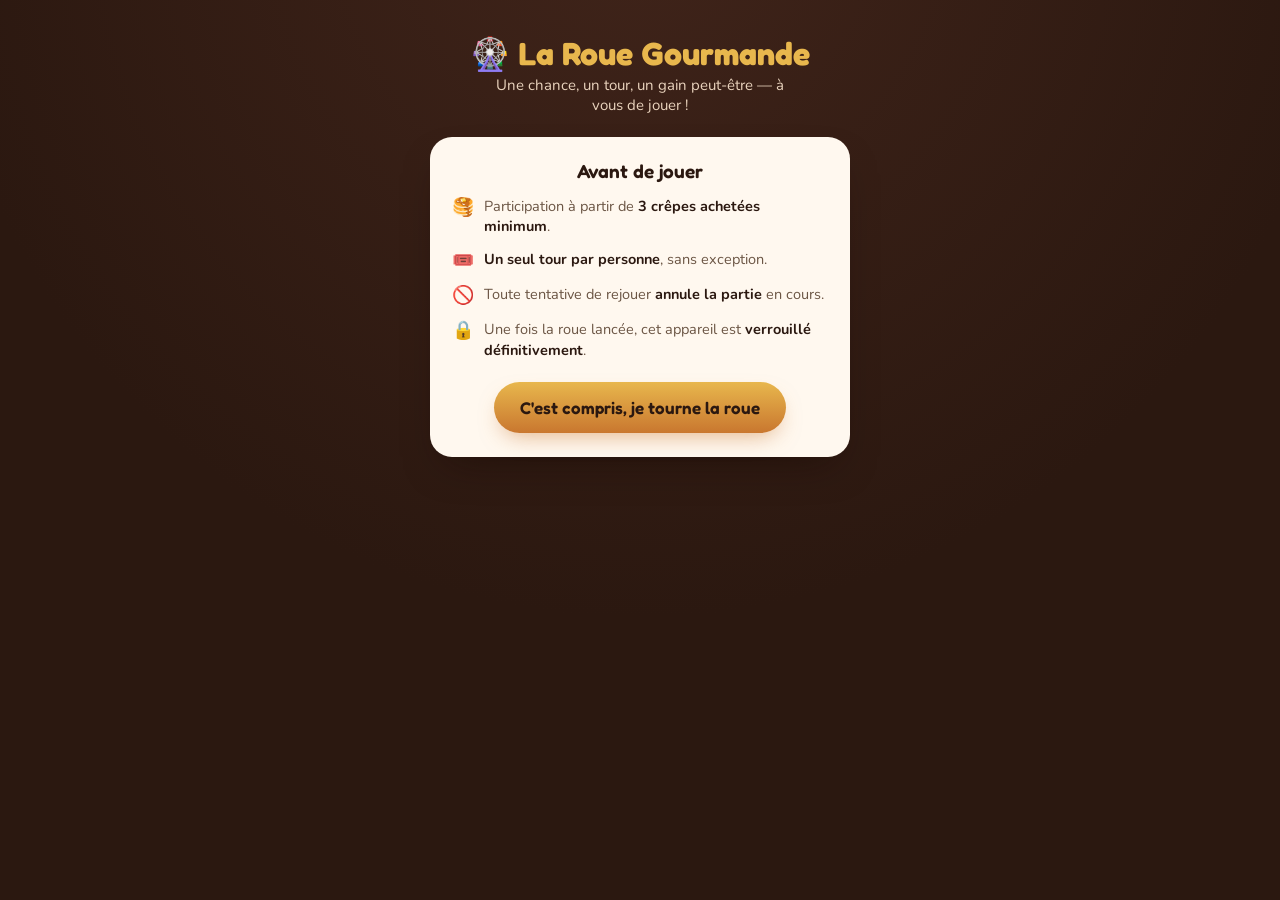
<file: index.html>
<!DOCTYPE html>
<html lang="fr">
<head>
<meta charset="UTF-8">
<meta name="viewport" content="width=device-width, initial-scale=1, viewport-fit=cover">
<title>La Roue Gourmande</title>
<link rel="preconnect" href="https://fonts.googleapis.com">
<link href="https://fonts.googleapis.com/css2?family=Fredoka:wght@500;600;700&family=Nunito:wght@400;600;700&display=swap" rel="stylesheet">
<link rel="stylesheet" href="roue-gourmande.css">
</head>
<body>
<div class="app">
  <div class="brand">🎡 La Roue Gourmande</div>
  <p class="tagline">Une chance, un tour, un gain peut‑être &mdash; à vous de jouer !</p>

  
  <!-- LOCKED -->
  <div id="screen-locked" class="screen hidden">
    <div class="card">
      <h2>🔒 Partie déjà jouée</h2>
      <p class="result-body" id="lockedText">Vous avez déjà utilisé votre tour sur cet appareil.</p>
      <div class="result-flag">Un seul tour est autorisé par personne. Merci de votre visite !</div>
    </div>
  </div>

  <!-- RULES -->
  <div id="screen-rules" class="screen">
    <div class="card">
      <h2>Avant de jouer</h2>
      <ul class="rules">
        <li><span class="mark">🥞</span><span>Participation à partir de <b>3 crêpes achetées minimum</b>.</span></li>
        <li><span class="mark">🎟️</span><span><b>Un seul tour par personne</b>, sans exception.</span></li>
        <li><span class="mark">🚫</span><span>Toute tentative de rejouer <b>annule la partie</b> en cours.</span></li>
        <li><span class="mark">🔒</span><span>Une fois la roue lancée, cet appareil est <b>verrouillé définitivement</b>.</span></li>
      </ul>
      <button class="btn" id="startBtn">C'est compris, je tourne la roue</button>
    </div>
  </div>

  <!-- WHEEL -->
  <div id="screen-wheel" class="screen hidden">
    <div class="wheel-wrap">
      <div class="pointer">▼</div>
      <div class="wheel" id="wheel">
        <div class="hub">🥞</div>
        <div id="wheelLabels"></div>
      </div>
    </div>
    <button class="btn" id="spinBtn">Lancer la roue</button>
    <p class="spin-note">Une seule pression &mdash; le résultat est définitif.</p>
  </div>

  <!-- RESULT -->
  <div id="screen-result" class="screen hidden">
    <div class="card">
      <div class="result-emoji" id="resEmoji">🎉</div>
      <h2 class="result-title" id="resTitle"></h2>
      <p class="result-body" id="resBody"></p>
      <div class="result-flag" id="resFlag"></div>
    </div>
    <p class="lock-note">Cette page est maintenant verrouillée sur cet appareil.</p>
  </div>

  <!-- ADMIN, hidden until Ctrl+Shift+A
  <div id="screen-admin" class="screen hidden">
    <div class="card admin-card">
      <h2>Administration</h2>
      <div id="adminLogin">
        <label class="player-label" for="adminId">Identifiant administrateur</label>
        <input class="player-input" id="adminId" type="password" autocomplete="off" placeholder="Identifiant admin">
        <button class="btn" id="adminLoginBtn" type="button">Ouvrir l'administration</button>
        <p class="reset-message" id="adminMessage" aria-live="polite"></p>
      </div>
      <div id="adminContent" class="hidden">
        <p class="admin-summary" id="adminSummary"></p>
        <div class="admin-users" id="adminUsers"></div>
        <button class="btn btn-secondary" id="adminLogoutBtn" type="button">Fermer</button>
      </div>
    </div> -->
</div>

<script src="script.js"></script>
</body>
</html>
</file>
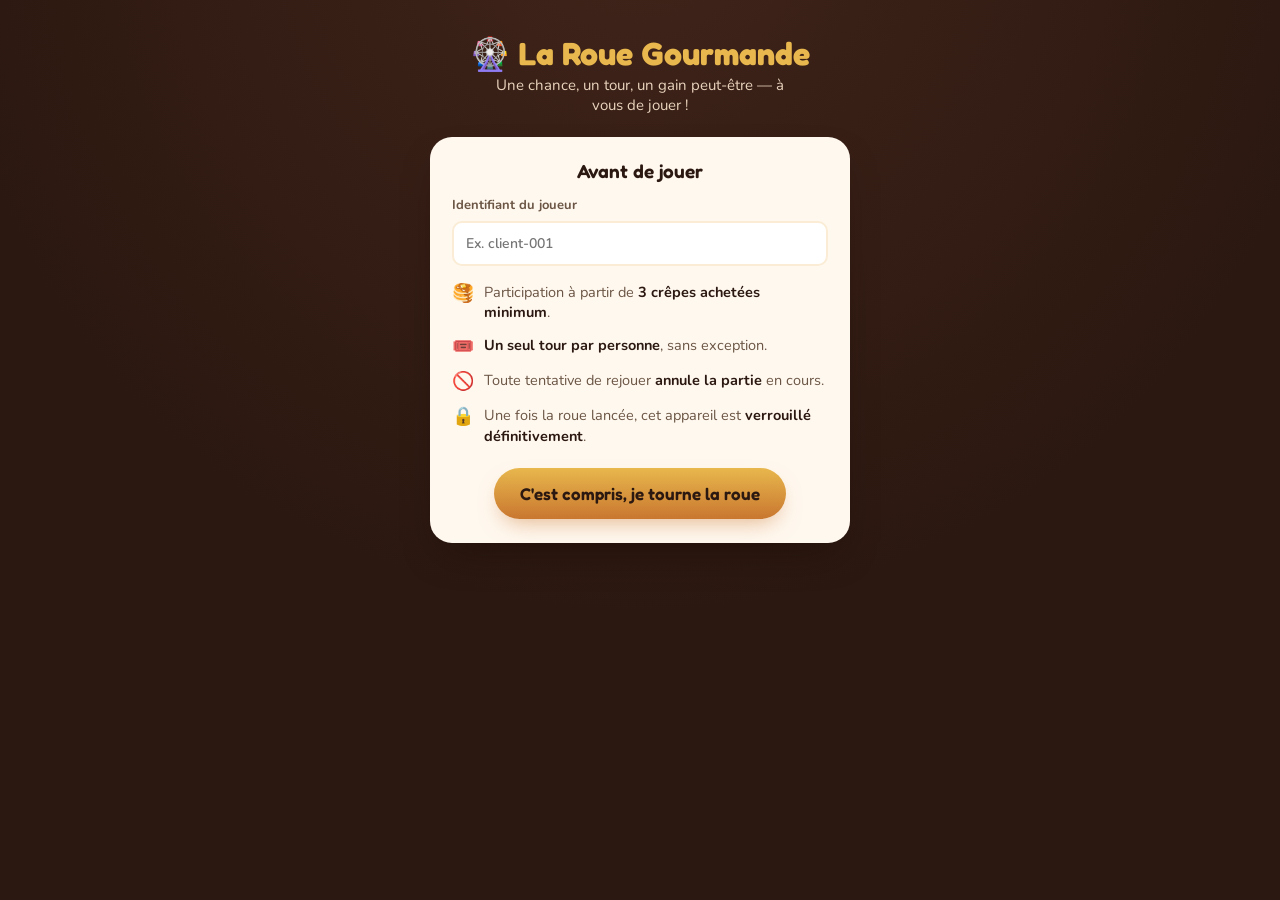
<file: roue-gourmande.html>
<!DOCTYPE html>
<html lang="fr">
<head>
<meta charset="UTF-8">
<meta name="viewport" content="width=device-width, initial-scale=1, viewport-fit=cover">
<title>La Roue Gourmande</title>
<link rel="preconnect" href="https://fonts.googleapis.com">
<link href="https://fonts.googleapis.com/css2?family=Fredoka:wght@500;600;700&family=Nunito:wght@400;600;700&display=swap" rel="stylesheet">
<link rel="stylesheet" href="roue-gourmande.css">
</head>
<body>
<div class="app">
  <div class="brand">🎡 La Roue Gourmande</div>
  <p class="tagline">Une chance, un tour, un gain peut‑être &mdash; à vous de jouer !</p>

  <!-- LOCKED -->
  <div id="screen-locked" class="screen hidden">
    <div class="card">
      <h2>🔒 Partie déjà jouée</h2>
      <p class="result-body" id="lockedText">Vous avez déjà utilisé votre tour sur cet appareil.</p>
      <div class="result-flag">Un seul tour est autorisé par personne. Merci de votre visite !</div>
    </div>
  </div>

  <!-- RULES -->
  <div id="screen-rules" class="screen">
    <div class="card">
      <h2>Avant de jouer</h2>
      <label class="player-label" for="playerId">Identifiant du joueur</label>
      <input class="player-input" id="playerId" type="text" autocomplete="off" placeholder="Ex. client-001" required>
      <ul class="rules">
        <li><span class="mark">🥞</span><span>Participation à partir de <b>3 crêpes achetées minimum</b>.</span></li>
        <li><span class="mark">🎟️</span><span><b>Un seul tour par personne</b>, sans exception.</span></li>
        <li><span class="mark">🚫</span><span>Toute tentative de rejouer <b>annule la partie</b> en cours.</span></li>
        <li><span class="mark">🔒</span><span>Une fois la roue lancée, cet appareil est <b>verrouillé définitivement</b>.</span></li>
      </ul>
      <button class="btn" id="startBtn">C'est compris, je tourne la roue</button>
    </div>
  </div>

  <!-- WHEEL -->
  <div id="screen-wheel" class="screen hidden">
    <div class="wheel-wrap">
      <div class="pointer">▼</div>
      <div class="wheel" id="wheel">
        <div class="hub">🥞</div>
        <div id="wheelLabels"></div>
      </div>
    </div>
    <button class="btn" id="spinBtn">Lancer la roue</button>
    <p class="spin-note">Une seule pression &mdash; le résultat est définitif.</p>
  </div>

  <!-- RESULT -->
  <div id="screen-result" class="screen hidden">
    <div class="card">
      <div class="result-emoji" id="resEmoji">🎉</div>
      <h2 class="result-title" id="resTitle"></h2>
      <p class="result-body" id="resBody"></p>
      <div class="result-flag" id="resFlag"></div>
    </div>
    <p class="lock-note">Cette page est maintenant verrouillée sur cet appareil.</p>
  </div>

  <!-- ADMIN, hidden until Ctrl+Shift+A -->
  <div id="screen-admin" class="screen hidden">
    <div class="card admin-card">
      <h2>Administration</h2>
      <div id="adminLogin">
        <label class="player-label" for="adminId">Identifiant administrateur</label>
        <input class="player-input" id="adminId" type="password" autocomplete="off" placeholder="Identifiant admin">
        <button class="btn" id="adminLoginBtn" type="button">Ouvrir l'administration</button>
        <p class="reset-message" id="adminMessage" aria-live="polite"></p>
      </div>
      <div id="adminContent" class="hidden">
        <p class="admin-summary" id="adminSummary"></p>
        <div class="admin-users" id="adminUsers"></div>
        <button class="btn btn-secondary" id="adminLogoutBtn" type="button">Fermer</button>
      </div>
    </div>
  </div>
</div>

<script>
(function(){
  "use strict";
  var STORAGE_KEY = "roue_gourmande_v1";
  var USERS_KEY = "roue_gourmande_users_v1";
  var ADMIN_ID = "RG-ADMIN-2026";
  var activeUserId = "";
  var adminAuthenticated = false;

  var slices = [
    { type:"lose",    label:"Pas de chance", weight:9,  color:"#8a6a52" },
    { type:"win",     label:"5 lancers francs", weight:12, color:"#1f9d8a",
      reward:"Réussissez 5 lancers francs consécutifs pour obtenir 200 FCFA de réduction." },
    { type:"lose",    label:"Pas de chance", weight:9,  color:"#8a6a52" },
    { type:"win",     label:"Pierre-feuille-ciseaux", weight:12, color:"#c9456b",
      reward:"Affrontez le gérant en 3 manches : victoire = 100 FCFA de réduction." },
    { type:"win",     label:"Jeu des ballons", weight:12, color:"#6b4a8a",
      reward:"Présentez-vous au stand pour tenter le jeu des ballons et remporter un encas." },
    { type:"win",     label:"Pile ou face", weight:12, color:"#1f9d8a",
      reward:"Devinez juste : 100 FCFA de réduction à la clé." },
    { type:"lose",    label:"Pas de chance", weight:9,  color:"#8a6a52" },
    { type:"jackpot", label:"Crêpe gratuite", weight:7,  color:"#e8b74d",
      reward:"Une crêpe offerte, sans condition, par le stand." }
  ];

  var n = slices.length;
  var segAngle = 360 / n;

  // build conic-gradient background
  var stops = [];
  for (var i = 0; i < n; i++){
    stops.push(slices[i].color + " " + (i*segAngle) + "deg " + ((i+1)*segAngle) + "deg");
  }
  document.getElementById("wheel").style.background = "conic-gradient(" + stops.join(",") + ")";

  // build labels
  var labelsHost = document.getElementById("wheelLabels");
  for (var j = 0; j < n; j++){
    var el = document.createElement("div");
    el.className = "seg-label";
    el.style.transform = "rotate(" + (j*segAngle + segAngle/2 - 90) + "deg)";
    el.textContent = slices[j].label;
    labelsHost.appendChild(el);
  }

  // unbiased weighted pick via cumulative distribution
  function weightedPick(list){
    var total = 0;
    for (var k = 0; k < list.length; k++) total += list[k].weight;
    var r = Math.random() * total;
    for (var m = 0; m < list.length; m++){
      if (r < list[m].weight) return m;
      r -= list[m].weight;
    }
    return list.length - 1; // safety net against float rounding
  }

  function show(id){
    ["screen-locked","screen-rules","screen-wheel","screen-result","screen-admin"].forEach(function(s){
      document.getElementById(s).classList.toggle("hidden", s !== id);
    });
  }

  function readUsers(){
    try{
      return JSON.parse(localStorage.getItem(USERS_KEY) || "{}");
    } catch(e){
      return {};
    }
  }

  function showLocked(userId, data){
    document.getElementById("lockedText").textContent =
      "Résultat obtenu pour " + userId + " : " + data.label + ".";
    show("screen-locked");
  }

  function renderResult(slice){
    var emoji = document.getElementById("resEmoji");
    var title = document.getElementById("resTitle");
    var body  = document.getElementById("resBody");
    var flag  = document.getElementById("resFlag");

    if (slice.type === "lose"){
      emoji.textContent = "😔";
      title.textContent = "Pas de chance cette fois-ci";
      body.textContent = "Merci d'avoir tenté votre chance ! Vous repartez sans lot, mais avec de bonnes crêpes en poche.";
      flag.textContent = "Un seul tour est autorisé par personne.";
    } else if (slice.type === "jackpot"){
      emoji.textContent = "🎉";
      title.textContent = "Jackpot : " + slice.label + " !";
      body.textContent = slice.reward;
      flag.textContent = "Présentez cet écran au gérant du stand pour récupérer votre gain.";
    } else {
      emoji.textContent = "🏆";
      title.textContent = "Gagné : " + slice.label;
      body.textContent = slice.reward;
      flag.textContent = "Présentez cet écran au gérant du stand pour jouer votre mini-jeu.";
    }
  }

  function lockAndSave(slice){
    try{
      var users = readUsers();
      users[activeUserId] = {
        userId: activeUserId,
        label: slice.type === "lose" ? "Pas de chance" : slice.label,
        type: slice.type,
        date: new Date().toISOString()
      };
      localStorage.setItem(USERS_KEY, JSON.stringify(users));
      localStorage.removeItem(STORAGE_KEY);
    } catch(e){ /* storage unavailable — result still shown for this session */ }
  }

  function spin(){
    var btn = document.getElementById("spinBtn");
    btn.disabled = true;

    var idx = weightedPick(slices);
    var center = idx * segAngle + segAngle / 2;
    var margin = Math.max(2, segAngle * 0.2);
    var jitter = (Math.random() * (segAngle - margin*2)) - (segAngle - margin*2) / 2;
    var extraSpins = 6;
    var rotation = extraSpins * 360 + ((360 - center) % 360) + jitter;

    var wheel = document.getElementById("wheel");
    wheel.style.transform = "rotate(" + rotation + "deg)";

    setTimeout(function(){
      var slice = slices[idx];
      lockAndSave(slice);
      renderResult(slice);
      show("screen-result");
    }, 4300);
  }

  document.getElementById("startBtn").addEventListener("click", function(){
    var playerId = document.getElementById("playerId").value.trim();
    if (!playerId){
      document.getElementById("playerId").focus();
      return;
    }
    activeUserId = playerId;
    var users = readUsers();
    if (users[playerId]){
      showLocked(playerId, users[playerId]);
      return;
    }
    show("screen-wheel");
  });
  document.getElementById("spinBtn").addEventListener("click", spin);

  function renderAdminUsers(){
    var users = readUsers();
    var ids = Object.keys(users).sort();
    var host = document.getElementById("adminUsers");
    document.getElementById("adminSummary").textContent = ids.length + " joueur(s) enregistré(s).";
    host.textContent = "";

    if (!ids.length){
      host.textContent = "Aucun joueur enregistré.";
      return;
    }

    ids.forEach(function(userId){
      var row = document.createElement("div");
      row.className = "admin-user";
      var info = document.createElement("span");
      info.textContent = userId + " — " + users[userId].label;
      var reset = document.createElement("button");
      reset.className = "btn btn-secondary";
      reset.type = "button";
      reset.textContent = "Donner une chance";
      reset.addEventListener("click", function(){
        var currentUsers = readUsers();
        delete currentUsers[userId];
        localStorage.setItem(USERS_KEY, JSON.stringify(currentUsers));
        renderAdminUsers();
      });
      row.appendChild(info);
      row.appendChild(reset);
      host.appendChild(row);
    });
  }

  document.getElementById("adminLoginBtn").addEventListener("click", function(){
    var message = document.getElementById("adminMessage");
    if (document.getElementById("adminId").value !== ADMIN_ID){
      message.textContent = "Identifiant administrateur incorrect.";
      return;
    }
    adminAuthenticated = true;
    document.getElementById("adminLogin").classList.add("hidden");
    document.getElementById("adminContent").classList.remove("hidden");
    renderAdminUsers();
  });
  document.getElementById("adminLogoutBtn").addEventListener("click", function(){
    adminAuthenticated = false;
    document.getElementById("adminId").value = "";
    document.getElementById("adminContent").classList.add("hidden");
    document.getElementById("adminLogin").classList.remove("hidden");
    show("screen-rules");
  });
  document.addEventListener("keydown", function(event){
    if (event.ctrlKey && event.shiftKey && event.key.toLowerCase() === "a"){
      event.preventDefault();
      show("screen-admin");
      document.getElementById("adminId").focus();
    }
  });

  // on load: check if this device already played
  (function init(){
    try{
      var saved = localStorage.getItem(STORAGE_KEY);
      if (saved){
        var data = JSON.parse(saved);
        var users = readUsers();
        var legacyUserId = data.userId || "utilisateur";
        users[legacyUserId] = data;
        localStorage.setItem(USERS_KEY, JSON.stringify(users));
        localStorage.removeItem(STORAGE_KEY);
      }
    } catch(e){ /* if storage fails, fall through to rules screen */ }
    show("screen-rules");
  })();
})();
</script>
</body>
</html>
</file>
<file: roue-gourmande.css>
:root{
  --bg: #2b1810;
  --bg-2: #40241a;
  --card: #fff8ef;
  --card-2: #fbecd6;
  --ink: #2b1810;
  --ink-soft: #6b5544;
  --caramel: #c9772f;
  --gold: #e8b74d;
  --cream: #fff8ef;
  box-sizing: border-box;
  padding-top: env(safe-area-inset-top, 0px);
  padding-bottom: env(safe-area-inset-bottom, 0px);
}
html{ scroll-padding-top: env(safe-area-inset-top, 0px); height:100%; }
@media (prefers-color-scheme: dark){
  :root:not([data-theme="light"]){ --bg:#1c0f0a; --bg-2:#331c13; }
}
:root[data-theme="dark"]{ --bg:#1c0f0a; --bg-2:#331c13; }

*{ box-sizing:border-box; }
body{
  margin:0; min-height:100%;
  background: radial-gradient(circle at 50% -10%, var(--bg-2), var(--bg) 60%);
  color: var(--cream);
  font-family: 'Nunito', system-ui, sans-serif;
  display:flex; justify-content:center;
  -webkit-font-smoothing:antialiased;
}
.app{
  width:100%; max-width:460px;
  padding: 28px 20px 40px;
  display:flex; flex-direction:column; align-items:center;
  text-align:center;
}
@media (max-width: 420px){
  .app{ padding: 20px 14px 28px; }
  .brand{ letter-spacing: 0.02em; }
  .tagline{ font-size: 14px; max-width: 28ch; }
}
.brand{
  font-family:'Fredoka', system-ui, sans-serif;
  font-weight:700; font-size: clamp(26px, 7vw, 32px);
  margin: 6px 0 2px;
  color: var(--gold);
}
.tagline{ color:#e9d3bd; font-size:15px; margin:0 0 22px; max-width:34ch; }

.screen{ width:100%; display:flex; flex-direction:column; align-items:center; }
.hidden{ display:none; }

.card{
  background: var(--card);
  color: var(--ink);
  border-radius: 22px;
  padding: 22px 22px 24px;
  width:100%;
  box-shadow: 0 18px 40px -18px rgba(20,8,2,0.55);
}
.card h2{
  font-family:'Fredoka', system-ui, sans-serif;
  font-size:19px; margin:0 0 14px; font-weight:600;
}
.player-label,
.reset-box label{
  display:block; margin:0 0 7px; text-align:left;
  font-size:13px; font-weight:700; color:var(--ink-soft);
}
.player-input,
.reset-box input{
  width:100%; padding:11px 12px; border:2px solid var(--card-2);
  border-radius:10px; background:#fff; color:var(--ink);
  font:600 14px 'Nunito', system-ui, sans-serif;
}
.player-input:focus,
.reset-box input:focus{
  outline:3px solid rgba(232,183,77,.35); border-color:var(--gold);
}
.player-input{ margin-bottom:16px; }
.rules{ list-style:none; margin:0; padding:0; text-align:left; display:flex; flex-direction:column; gap:12px; }
.rules li{ display:flex; gap:10px; font-size:14.5px; line-height:1.4; color:var(--ink-soft); }
.rules li b{ color:var(--ink); font-weight:700; }
.rules li .mark{ flex:none; font-size:18px; line-height:1.3; }
@media (max-width: 420px){
  .card{ padding: 18px 16px 20px; border-radius: 18px; }
  .card h2{ font-size: 18px; margin-bottom: 12px; }
  .rules li{ font-size: 13.5px; gap:8px; }
  .rules li .mark{ font-size: 16px; }
}

.btn{
  appearance:none; border:none; cursor:pointer;
  font-family:'Fredoka', system-ui, sans-serif;
  font-weight:600; font-size:17px;
  color: var(--ink);
  background: linear-gradient(180deg, var(--gold), var(--caramel));
  padding: 15px 26px;
  border-radius: 999px;
  margin-top: 22px;
  box-shadow: 0 10px 22px -8px rgba(201,119,47,0.55);
  transition: transform .15s ease, box-shadow .15s ease;
}
@media (max-width: 420px){
  .btn{ font-size: 15px; padding: 13px 20px; }
}
.btn:active{ transform: scale(0.97); }
.btn:disabled{ opacity:.55; cursor:default; }
.btn:focus-visible{ outline: 3px solid var(--gold); outline-offset:3px; }
.btn-secondary{ font-size:14px; padding:11px 16px; margin-top:14px; }
.reset-box{ margin-top:20px; padding-top:18px; border-top:1px solid var(--card-2); }
.reset-message{ min-height:18px; margin:8px 0 0; font-size:12px; color:var(--ink-soft); }
.admin-summary{ margin:0 0 14px; color:var(--ink-soft); font-size:14px; }
.admin-users{ display:flex; flex-direction:column; gap:10px; text-align:left; }
.admin-user{
  display:flex; align-items:center; justify-content:space-between; gap:12px;
  padding:10px 0; border-top:1px solid var(--card-2);
  color:var(--ink); font-size:13px; font-weight:700;
}
.admin-user .btn{ flex:none; margin-top:0; padding:9px 12px; font-size:12px; }

/* wheel */
.wheel-wrap{ position:relative; width:min(100%, 420px); aspect-ratio:1; margin: 18px auto 8px; }
.pointer{
  position:absolute; top:-18px; left:50%; transform: translateX(-50%);
  font-size:32px; z-index:3; filter: drop-shadow(0 3px 3px rgba(0,0,0,.4));
}
.wheel{
  width:100%; height:100%; border-radius:50%;
  position:relative;
  border: 6px solid var(--gold);
  box-shadow: 0 20px 45px -15px rgba(0,0,0,.6), inset 0 0 0 3px rgba(43,24,16,.5);
  transition: transform 4.2s cubic-bezier(.13,.71,.15,1);
}
#wheelLabels{
  position:absolute; inset:0;
}
.wheel .seg-label{
  position:absolute; left:50%; top:50%;
  width: 22%;
  display:flex; align-items:center; justify-content:center;
  font-family:'Fredoka', system-ui, sans-serif;
  font-size: clamp(8px, 1.8vw, 13px);
  font-weight:700; color:#fff;
  text-align:center; text-shadow: 0 1px 2px rgba(0,0,0,.65);
  line-height:1.02; padding:0 3px;
  word-break: break-word; overflow-wrap: anywhere;
  letter-spacing: 0.01em;
  transform: translate(-50%, -50%) rotate(90deg);
}
.hub{
  position:absolute; left:50%; top:50%; width:52px; height:52px;
  transform:translate(-50%,-50%); border-radius:50%;
  background: var(--cream); border:4px solid var(--gold);
  display:flex; align-items:center; justify-content:center;
  font-size:22px; z-index:2;
  box-shadow: 0 4px 10px rgba(0,0,0,.35);
}
@media (max-width: 420px){
  .wheel-wrap{ width:min(92vw, 360px); }
  .pointer{ top:-14px; font-size: 26px; }
  .wheel{ border-width: 5px; }
  .wheel .seg-label{ width: 30%; font-size: clamp(7px, 2.6vw, 11px); line-height:1.05; }
  .hub{ width: 42px; height:42px; font-size: 18px; }
  .spin-note{ font-size: 12px; }
}
.spin-note{ font-size:13px; color:#e9d3bd; margin-top:18px; }

/* result */
.result-emoji{ font-size:54px; margin-bottom:6px; }
.result-title{ font-family:'Fredoka', system-ui, sans-serif; font-size:22px; font-weight:700; margin:0 0 8px; }
.result-body{ font-size:15px; color:var(--ink-soft); line-height:1.5; margin:0; }
.result-flag{
  margin-top:16px; font-size:13px; padding:10px 14px; border-radius:12px;
  background: var(--card-2); color:var(--ink-soft);
}
.lock-note{ font-size:12.5px; color:#c9b39c; margin-top:22px; }
</file>
